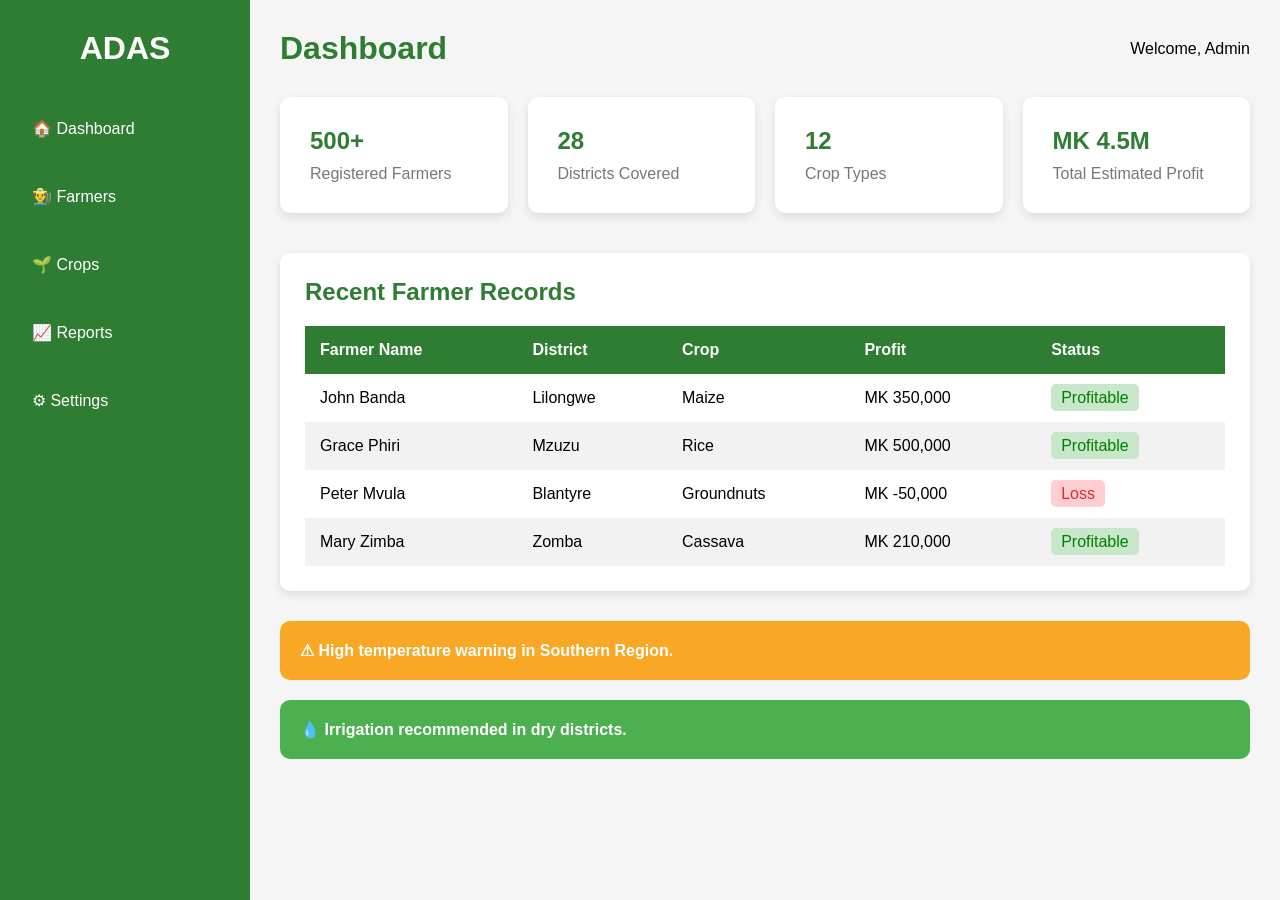
<file: dashboard.html>
<!DOCTYPE html>
<html lang="en">

<head>

    <meta charset="UTF-8">
    <meta name="viewport" content="width=device-width, initial-scale=1.0">

    <title>ADAS Dashboard</title>

    <!-- External CSS -->
    <link rel="stylesheet" href="css/dashboard.css">

</head>

<body>

    <!-- ================= SIDEBAR ================= -->

    <aside class="sidebar">

        <div class="logo">
            ADAS
        </div>

        <ul>

            <li><a href="#">🏠 Dashboard</a></li>
            <li><a href="farmers.html">👨‍🌾 Farmers</a></li>
            <li><a href="#">🌱 Crops</a></li>
            <li><a href="#">📈 Reports</a></li>
            <li><a href="#">⚙ Settings</a></li>

        </ul>

    </aside>

    <!-- ================= MAIN CONTENT ================= -->

    <main class="main-content">

        <!-- TOP BAR -->

        <header class="topbar">

            <h1>Dashboard</h1>

            <div class="admin">

                <span>Welcome, Admin</span>

            </div>

        </header>

        <!-- DASHBOARD CARDS -->

        <section class="cards">

            <div class="card">

                <h2>500+</h2>
                <p>Registered Farmers</p>

            </div>

            <div class="card">

                <h2>28</h2>
                <p>Districts Covered</p>

            </div>

            <div class="card">

                <h2>12</h2>
                <p>Crop Types</p>

            </div>

            <div class="card">

                <h2>MK 4.5M</h2>
                <p>Total Estimated Profit</p>

            </div>

        </section>

        <!-- RECENT FARMERS TABLE -->

        <section class="table-section">

            <div class="table-header">

                <h2>Recent Farmer Records</h2>

            </div>

            <table>

                <thead>

                    <tr>

                        <th>Farmer Name</th>
                        <th>District</th>
                        <th>Crop</th>
                        <th>Profit</th>
                        <th>Status</th>

                    </tr>

                </thead>

                <tbody>

                    <tr>

                        <td>John Banda</td>
                        <td>Lilongwe</td>
                        <td>Maize</td>
                        <td>MK 350,000</td>
                        <td><span class="success">Profitable</span></td>

                    </tr>

                    <tr>

                        <td>Grace Phiri</td>
                        <td>Mzuzu</td>
                        <td>Rice</td>
                        <td>MK 500,000</td>
                        <td><span class="success">Profitable</span></td>

                    </tr>

                    <tr>

                        <td>Peter Mvula</td>
                        <td>Blantyre</td>
                        <td>Groundnuts</td>
                        <td>MK -50,000</td>
                        <td><span class="danger">Loss</span></td>

                    </tr>

                    <tr>

                        <td>Mary Zimba</td>
                        <td>Zomba</td>
                        <td>Cassava</td>
                        <td>MK 210,000</td>
                        <td><span class="success">Profitable</span></td>

                    </tr>

                </tbody>

            </table>

        </section>

        <!-- WEATHER ALERT SECTION -->

        <section class="alerts">

            <div class="alert warning">

                ⚠ High temperature warning in Southern Region.

            </div>

            <div class="alert info">

                💧 Irrigation recommended in dry districts.

            </div>

        </section>

    </main>

</body>

</html>
</file>
<file: css/dashboard.css>
/* ================= GLOBAL STYLES ================= */

:root {

    --primary: #2E7D32;
    --secondary: #4CAF50;
    --dark: #1B1B1B;
    --light: #F5F5F5;
    --white: #FFFFFF;
    --gray: #777;
    --danger: #D32F2F;
    --warning: #F9A825;

}

* {

    margin: 0;
    padding: 0;
    box-sizing: border-box;

}

body {

    font-family: Arial, sans-serif;
    display: flex;
    background: var(--light);

}

/* ================= SIDEBAR ================= */

.sidebar {

    width: 250px;
    height: 100vh;

    background: var(--primary);
    color: var(--white);

    position: fixed;

    padding: 30px 20px;

}

.logo {

    font-size: 2rem;
    font-weight: bold;

    margin-bottom: 40px;

    text-align: center;

}

.sidebar ul {

    list-style: none;

}

.sidebar ul li {

    margin: 25px 0;

}

.sidebar ul li a {

    color: var(--white);
    text-decoration: none;
    font-size: 1rem;

    display: block;

    padding: 12px;
    border-radius: 5px;

    transition: 0.3s;

}

.sidebar ul li a:hover {

    background: rgba(255,255,255,0.2);

}

/* ================= MAIN CONTENT ================= */

.main-content {

    margin-left: 250px;
    width: calc(100% - 250px);

    padding: 30px;

}

/* ================= TOPBAR ================= */

.topbar {

    display: flex;
    justify-content: space-between;
    align-items: center;

    margin-bottom: 30px;

}

.topbar h1 {

    color: var(--primary);

}

/* ================= DASHBOARD CARDS ================= */

.cards {

    display: grid;
    grid-template-columns: repeat(4,1fr);

    gap: 20px;

    margin-bottom: 40px;

}

.card {

    background: var(--white);

    padding: 30px;

    border-radius: 10px;

    box-shadow: 0 4px 10px rgba(0,0,0,0.1);

    transition: 0.3s;

}

.card:hover {

    transform: translateY(-5px);

}

.card h2 {

    color: var(--primary);
    margin-bottom: 10px;

}

.card p {

    color: var(--gray);

}

/* ================= TABLE SECTION ================= */

.table-section {

    background: var(--white);

    padding: 25px;

    border-radius: 10px;

    box-shadow: 0 4px 10px rgba(0,0,0,0.1);

    margin-bottom: 30px;

}

.table-header {

    margin-bottom: 20px;

}

.table-header h2 {

    color: var(--primary);

}

table {

    width: 100%;
    border-collapse: collapse;

}

table th,
table td {

    padding: 15px;
    text-align: left;

}

table th {

    background: var(--primary);
    color: var(--white);

}

table tr:nth-child(even) {

    background: #f2f2f2;

}

/* ================= STATUS ================= */

.success {

    background: #C8E6C9;
    color: green;

    padding: 5px 10px;
    border-radius: 5px;

}

.danger {

    background: #FFCDD2;
    color: var(--danger);

    padding: 5px 10px;
    border-radius: 5px;

}

/* ================= ALERTS ================= */

.alerts {

    display: grid;
    gap: 20px;

}

.alert {

    padding: 20px;

    border-radius: 10px;

    color: var(--white);

    font-weight: bold;

}

.warning {

    background: var(--warning);

}

.info {

    background: var(--secondary);

}

/* ================= RESPONSIVE ================= */

@media(max-width: 992px){

    .cards {

        grid-template-columns: repeat(2,1fr);

    }

}

@media(max-width: 768px){

    body {

        flex-direction: column;

    }

    .sidebar {

        width: 100%;
        height: auto;
        position: relative;

    }

    .main-content {

        margin-left: 0;
        width: 100%;

    }

    .cards {

        grid-template-columns: 1fr;

    }

    table {

        display: block;
        overflow-x: auto;

    }

}
/* ================= RESPONSIVE DESIGN ================= */

@media(max-width:992px){

    .cards,
    .feature-container,
    .statistics{

        grid-template-columns: repeat(2,1fr);

    }

}

@media(max-width:768px){

    header{

        flex-direction: column;

    }

    nav ul{

        flex-direction: column;
        align-items: center;

    }

    .about{

        flex-direction: column;

    }

    .cards,
    .feature-container,
    .statistics{

        grid-template-columns: 1fr;

    }

    .hero-content h1{

        font-size: 2.5rem;

    }

    .sidebar{

        width: 100%;
        position: relative;
        height: auto;

    }

    .main-content{

        margin-left: 0;
        width: 100%;

    }

}

@media(max-width:480px){

    .hero-content h1{

        font-size: 2rem;

    }

    .btn{

        width: 100%;

    }

}
</file>
